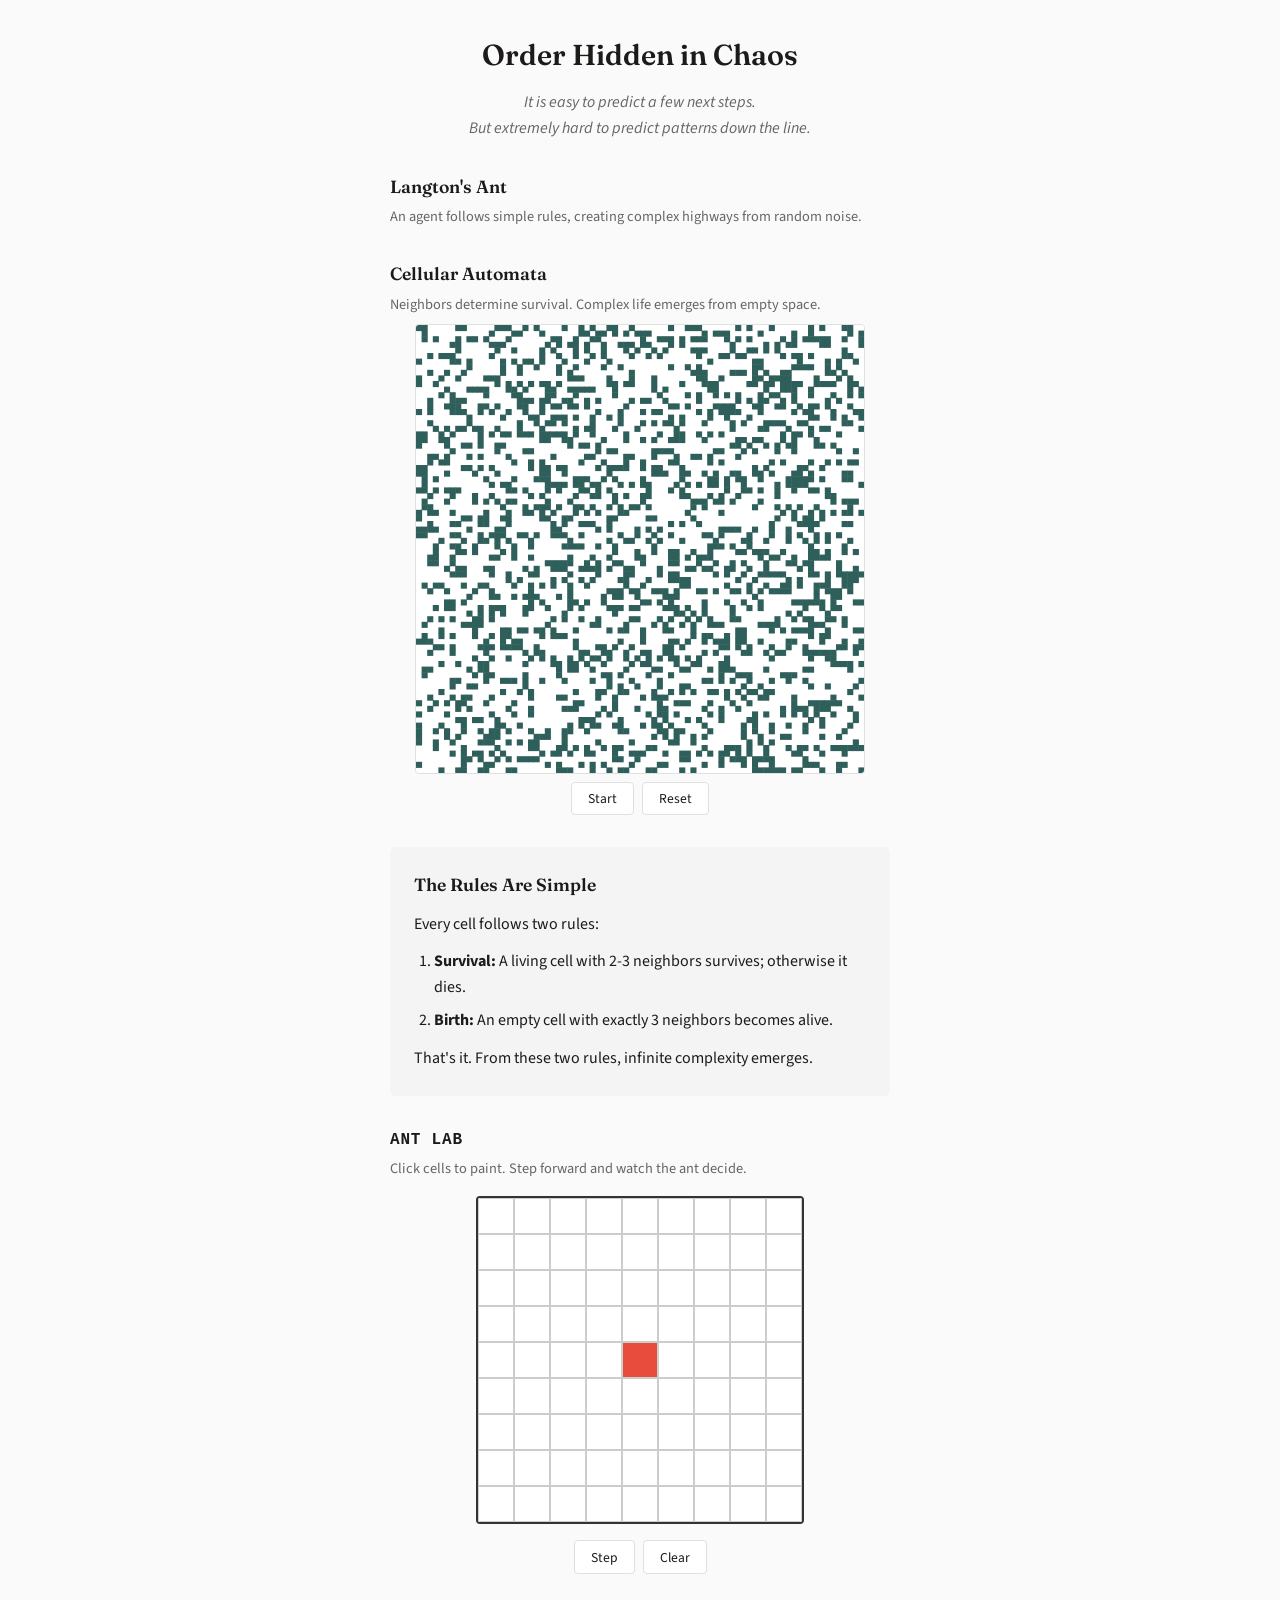
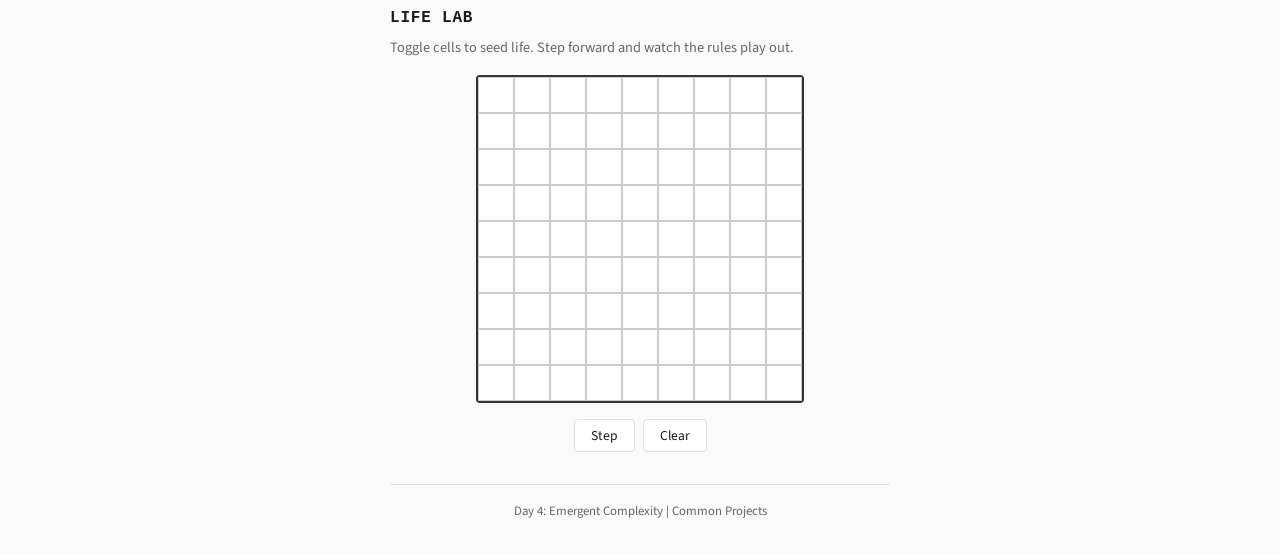
<file: docs/index.html>
<!doctype html>
<html lang="en">
<head>
  <meta charset="UTF-8">
  <meta name="viewport" content="width=device-width, initial-scale=1">
  <meta name="description" content="Order hidden in chaos. Simple rules create complex patterns.">
  <title>Emergent Complexity | Common Project</title>
  <link rel="stylesheet" href="css/style.css">
</head>
<body>
  <main id="concept-container" role="main">
    <header class="hero">
      <h1>Order Hidden in Chaos</h1>
      <p class="manifesto">It is easy to predict a few next steps.<br>But extremely hard to predict patterns down the line.</p>
    </header>

    <section class="simulation-section">
      <h2>Langton's Ant</h2>
      <p class="sim-description">An agent follows simple rules, creating complex highways from random noise.</p>
    </section>

    <section class="simulation-section">
      <h2>Cellular Automata</h2>
      <p class="sim-description">Neighbors determine survival. Complex life emerges from empty space.</p>
      <div class="simulation-container">
        <canvas id="life-canvas" role="img" aria-label="Interactive Game of Life simulation showing emergent patterns"></canvas>
      </div>
      <div class="controls">
        <button id="life-start" aria-label="Start Game of Life simulation">Start</button>
        <button id="life-reset" aria-label="Reset Game of Life simulation">Reset</button>
      </div>
    </section>

    <section class="bridge-section">
      <h2>The Rules Are Simple</h2>
      <p>Every cell follows two rules:</p>
      <ol>
        <li><strong>Survival:</strong> A living cell with 2-3 neighbors survives; otherwise it dies.</li>
        <li><strong>Birth:</strong> An empty cell with exactly 3 neighbors becomes alive.</li>
      </ol>
      <p>That's it. From these two rules, infinite complexity emerges.</p>
    </section>

    <section class="lab-section">
      <h2>Ant Lab</h2>
      <p class="sim-description">Click cells to paint. Step forward and watch the ant decide.</p>
      <div class="lab-container">
        <div id="ant-lab" class="lab-grid" role="grid" aria-label="Langton's Ant 9x9 sandbox"></div>
      </div>
      <div class="controls">
        <button id="ant-step">Step</button>
        <button id="ant-clear">Clear</button>
      </div>
    </section>

    <section class="lab-section">
      <h2>Life Lab</h2>
      <p class="sim-description">Toggle cells to seed life. Step forward and watch the rules play out.</p>
      <div class="lab-container">
        <div id="life-lab" class="lab-grid" role="grid" aria-label="Game of Life 9x9 sandbox"></div>
      </div>
      <div class="controls">
        <button id="life-step">Step</button>
        <button id="life-clear">Clear</button>
      </div>
    </section>

    <footer class="site-footer">Day 4: Emergent Complexity | Common Projects</footer>
  </main>
  <script src="js/simulations.js"></script>
  <script src="js/tutorial.js"></script>
</body>
</html>
</file>
<file: docs/css/style.css>
@import url("https://fonts.googleapis.com/css2?family=Fraunces:wght@400;600&family=Source+Sans+3:wght@400;600&display=swap");

:root {
  --bg: #fafafa;
  --ink: #1c1b1a;
  --muted: #666;
  --accent: #2f5f5a;
  --border: #e0e0e0;
}

* {
  box-sizing: border-box;
  margin: 0;
  padding: 0;
}

body {
  font-family: "Source Sans 3", "Segoe UI", sans-serif;
  background: var(--bg);
  color: var(--ink);
  min-height: 100vh;
  line-height: 1.6;
  padding: 2rem 1.5rem;
}

#concept-container {
  max-width: 500px;
  margin: 0 auto;
}

.hero {
  text-align: center;
  margin-bottom: 2rem;
}

.hero h1 {
  font-family: "Fraunces", Georgia, serif;
  font-size: 1.8rem;
  font-weight: 600;
  margin-bottom: 0.75rem;
}

.manifesto {
  font-style: italic;
  color: var(--muted);
  font-size: 1rem;
  max-width: 400px;
  margin: 0 auto;
}

.simulation-section {
  margin-bottom: 2rem;
}

.simulation-section h2 {
  font-family: "Fraunces", Georgia, serif;
  font-size: 1.1rem;
  font-weight: 600;
  margin: 0 0 0.25rem;
  color: var(--ink);
}

.sim-description {
  font-size: 0.9rem;
  color: var(--muted);
  margin-bottom: 0.5rem;
}

.simulation-container {
  width: 100%;
  max-width: 450px;
  aspect-ratio: 1 / 1;
  margin: 0 auto;
  border: 1px solid var(--border);
  border-radius: 4px;
  overflow: hidden;
  background: #fff;
}

.simulation-container canvas {
  width: 100%;
  height: 100%;
  display: block;
}

.controls {
  display: flex;
  gap: 0.5rem;
  justify-content: center;
  margin-top: 0.5rem;
}

.controls button {
  font-family: inherit;
  font-size: 0.85rem;
  padding: 0.4rem 1rem;
  border: 1px solid var(--border);
  border-radius: 4px;
  background: #fff;
  color: var(--ink);
  cursor: pointer;
  transition: background 0.15s, border-color 0.15s;
}

.controls button:hover {
  background: #f0f0f0;
  border-color: #ccc;
}

.controls button:active {
  background: #e8e8e8;
}

/* Bridge Section */
.bridge-section {
  background: #f4f4f4;
  padding: 1.5rem;
  border-radius: 6px;
  margin-bottom: 2rem;
}

.bridge-section h2 {
  font-family: "Fraunces", Georgia, serif;
  font-size: 1.1rem;
  font-weight: 600;
  margin: 0 0 0.75rem;
}

.bridge-section ol {
  margin: 0.75rem 0 0.75rem 1.25rem;
}

.bridge-section li {
  margin-bottom: 0.5rem;
}

/* Lab Sections */
.lab-section {
  margin-bottom: 2rem;
}

.lab-section h2 {
  font-family: "Courier New", monospace;
  font-size: 1rem;
  font-weight: 600;
  margin: 0 0 0.25rem;
  text-transform: uppercase;
  letter-spacing: 0.05em;
}

.lab-container {
  display: flex;
  justify-content: center;
  margin: 1rem 0;
}

.lab-grid {
  display: grid;
  grid-template-columns: repeat(9, 36px);
  grid-template-rows: repeat(9, 36px);
  border: 2px solid #333;
  border-radius: 4px;
  overflow: hidden;
  background: #fff;
  min-height: 324px;
  min-width: 324px;
}

.lab-cell {
  width: 36px;
  height: 36px;
  border: 1px solid #ccc;
  background: #fff;
  cursor: pointer;
  transition: background 0.1s;
}

.lab-cell:hover {
  background: #e8e8e8;
}

.lab-cell.active {
  background: #1c1b1a;
}

.lab-cell.ant {
  background: #e74c3c;
}

.lab-cell.alive {
  background: var(--accent);
}

.site-footer {
  text-align: center;
  font-size: 0.8rem;
  color: var(--muted);
  margin-top: 2rem;
  padding-top: 1rem;
  border-top: 1px solid var(--border);
}

@media (max-width: 600px) {
  body {
    padding: 1.5rem 1rem;
  }

  .hero h1 {
    font-size: 1.5rem;
  }

  .manifesto {
    font-size: 0.95rem;
  }

  .simulation-container {
    max-width: 100%;
  }

  .lab-grid {
    grid-template-columns: repeat(9, 30px);
    grid-template-rows: repeat(9, 30px);
    min-height: 270px;
    min-width: 270px;
  }

  .lab-cell {
    width: 30px;
    height: 30px;
  }

  .bridge-section {
    padding: 1rem;
  }
}
</file>
